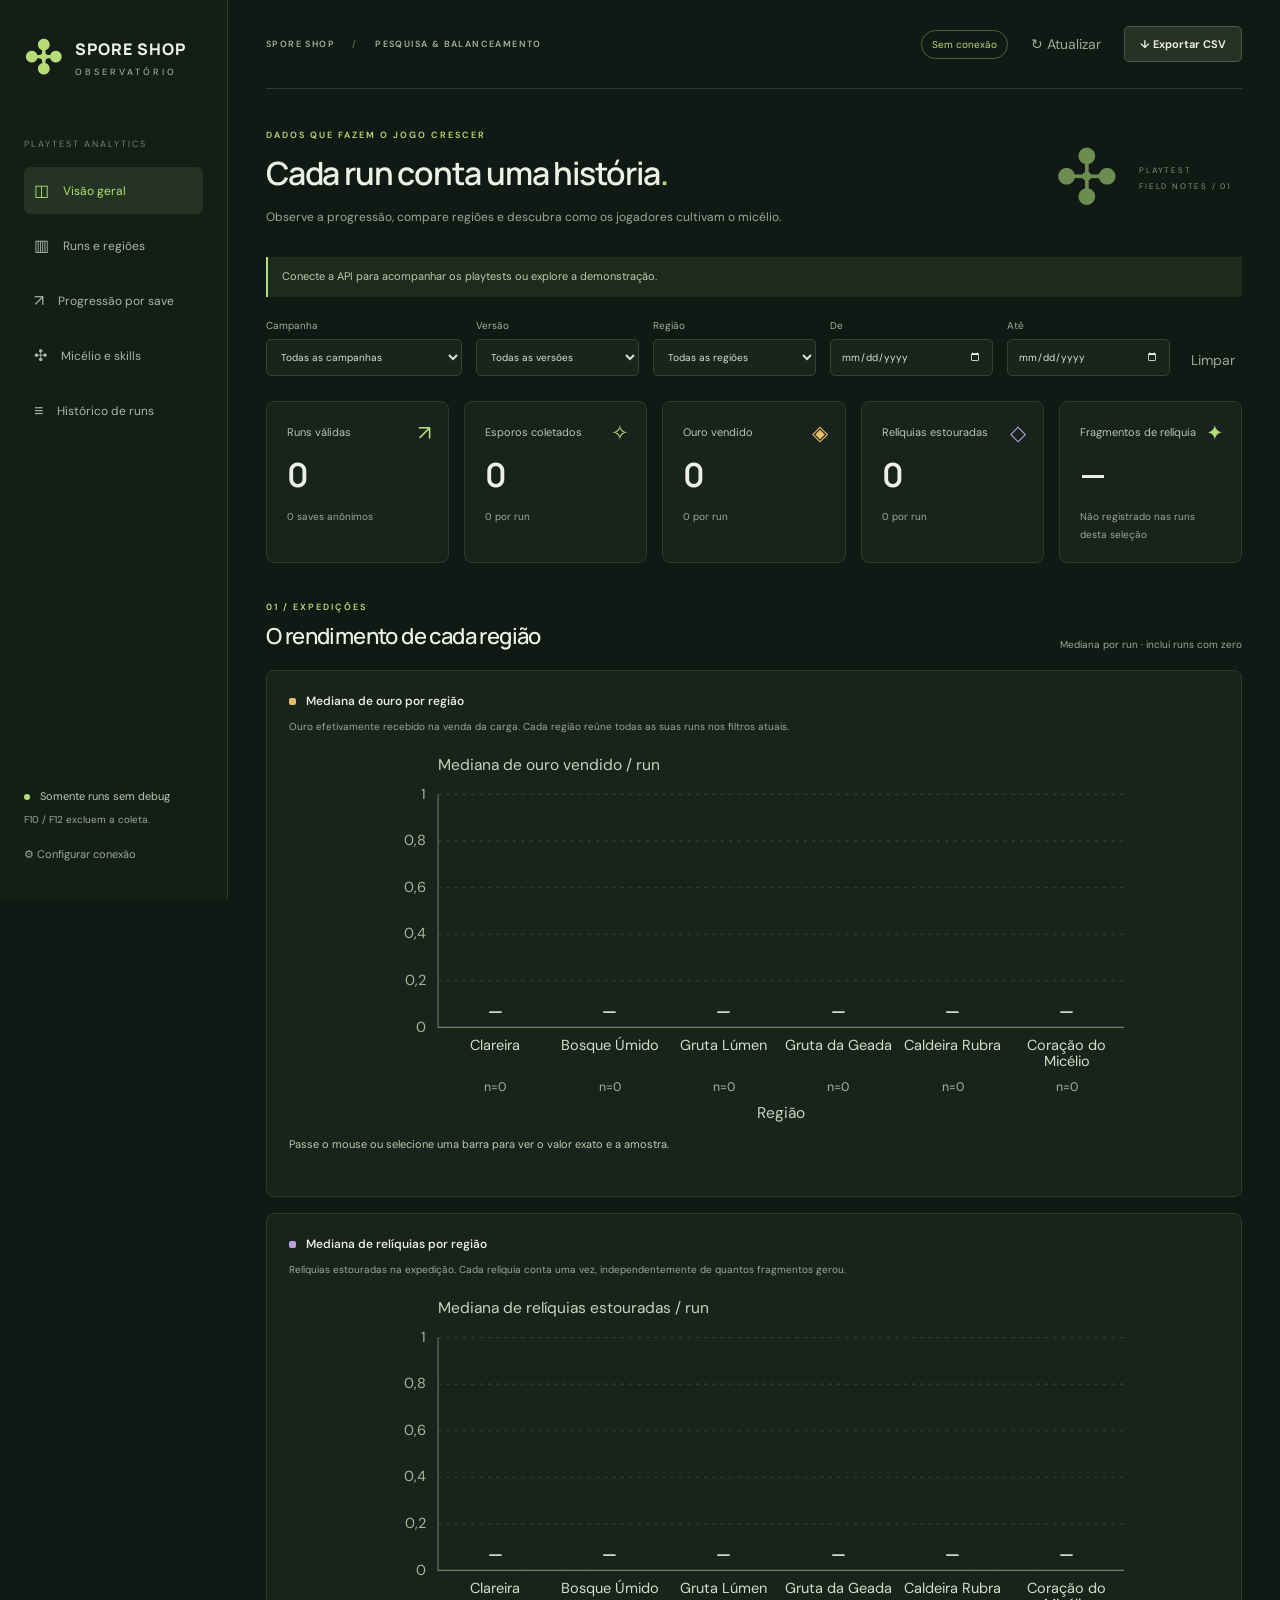
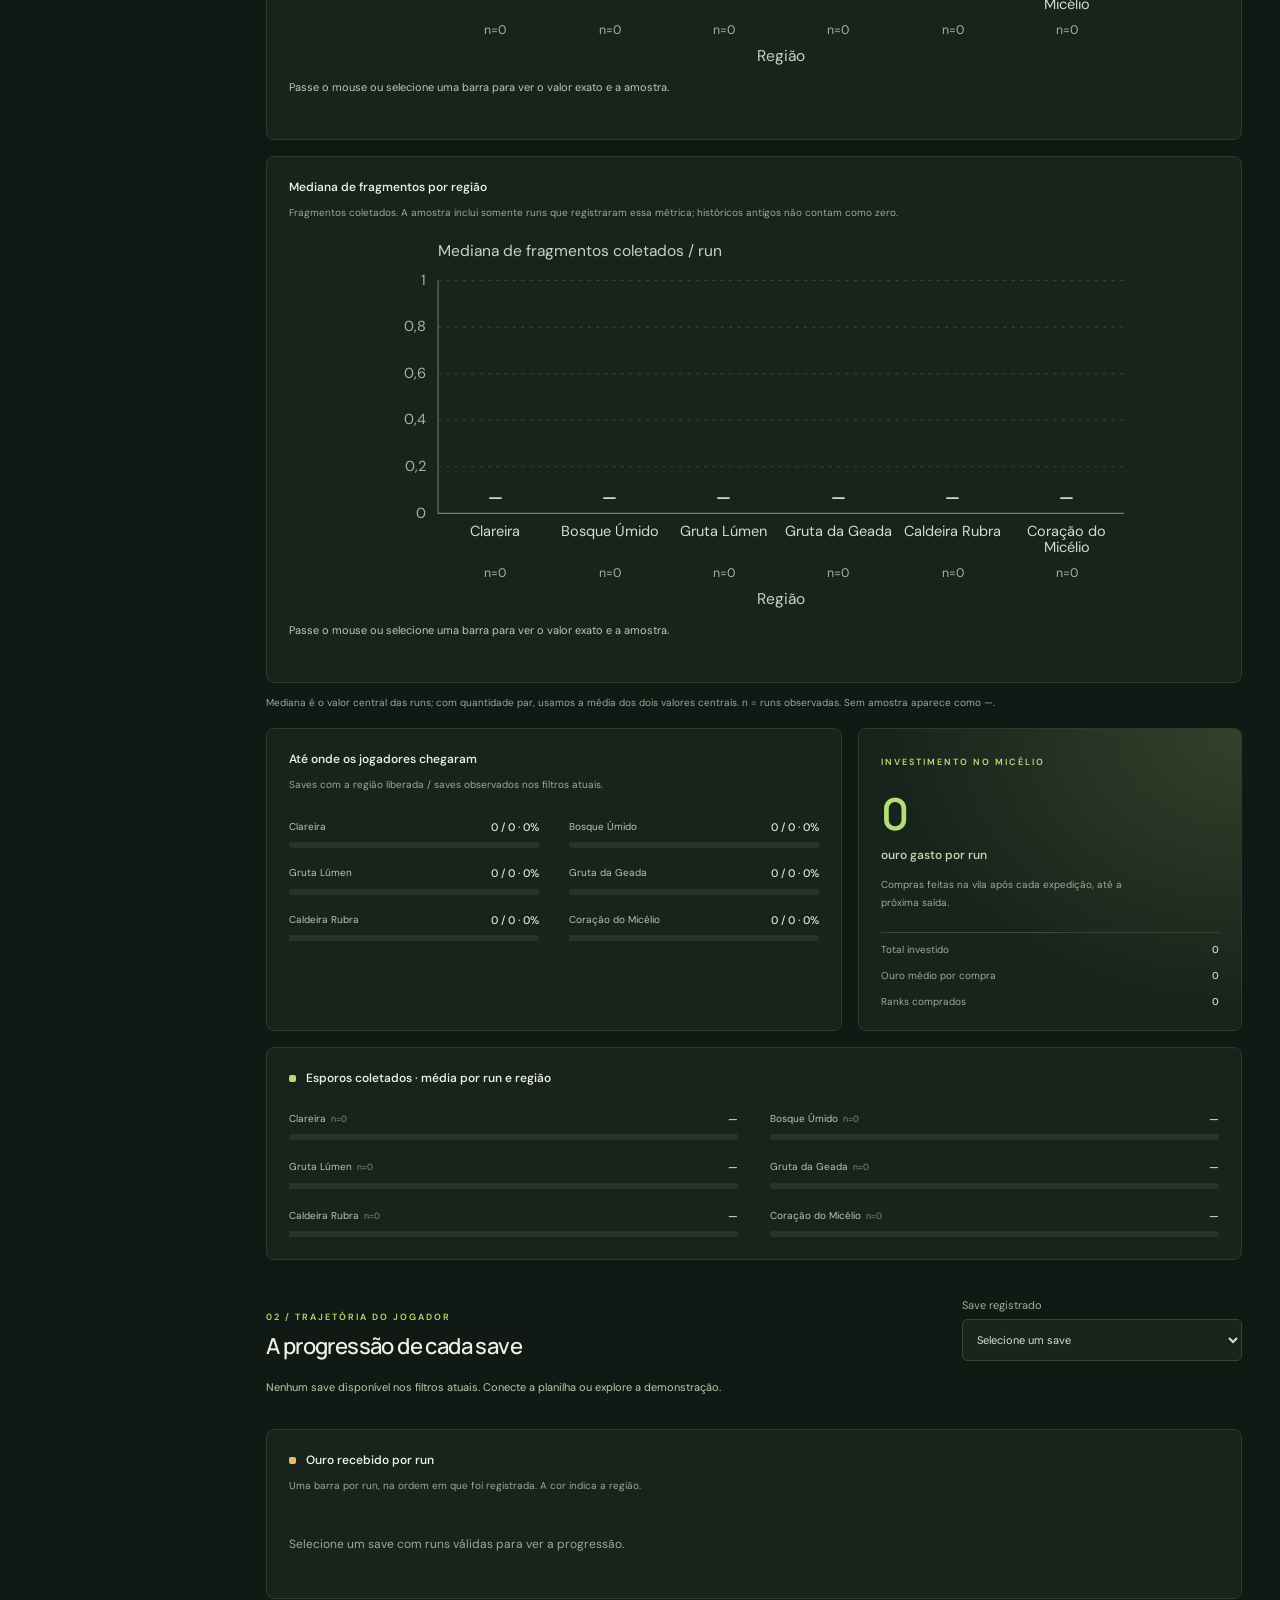
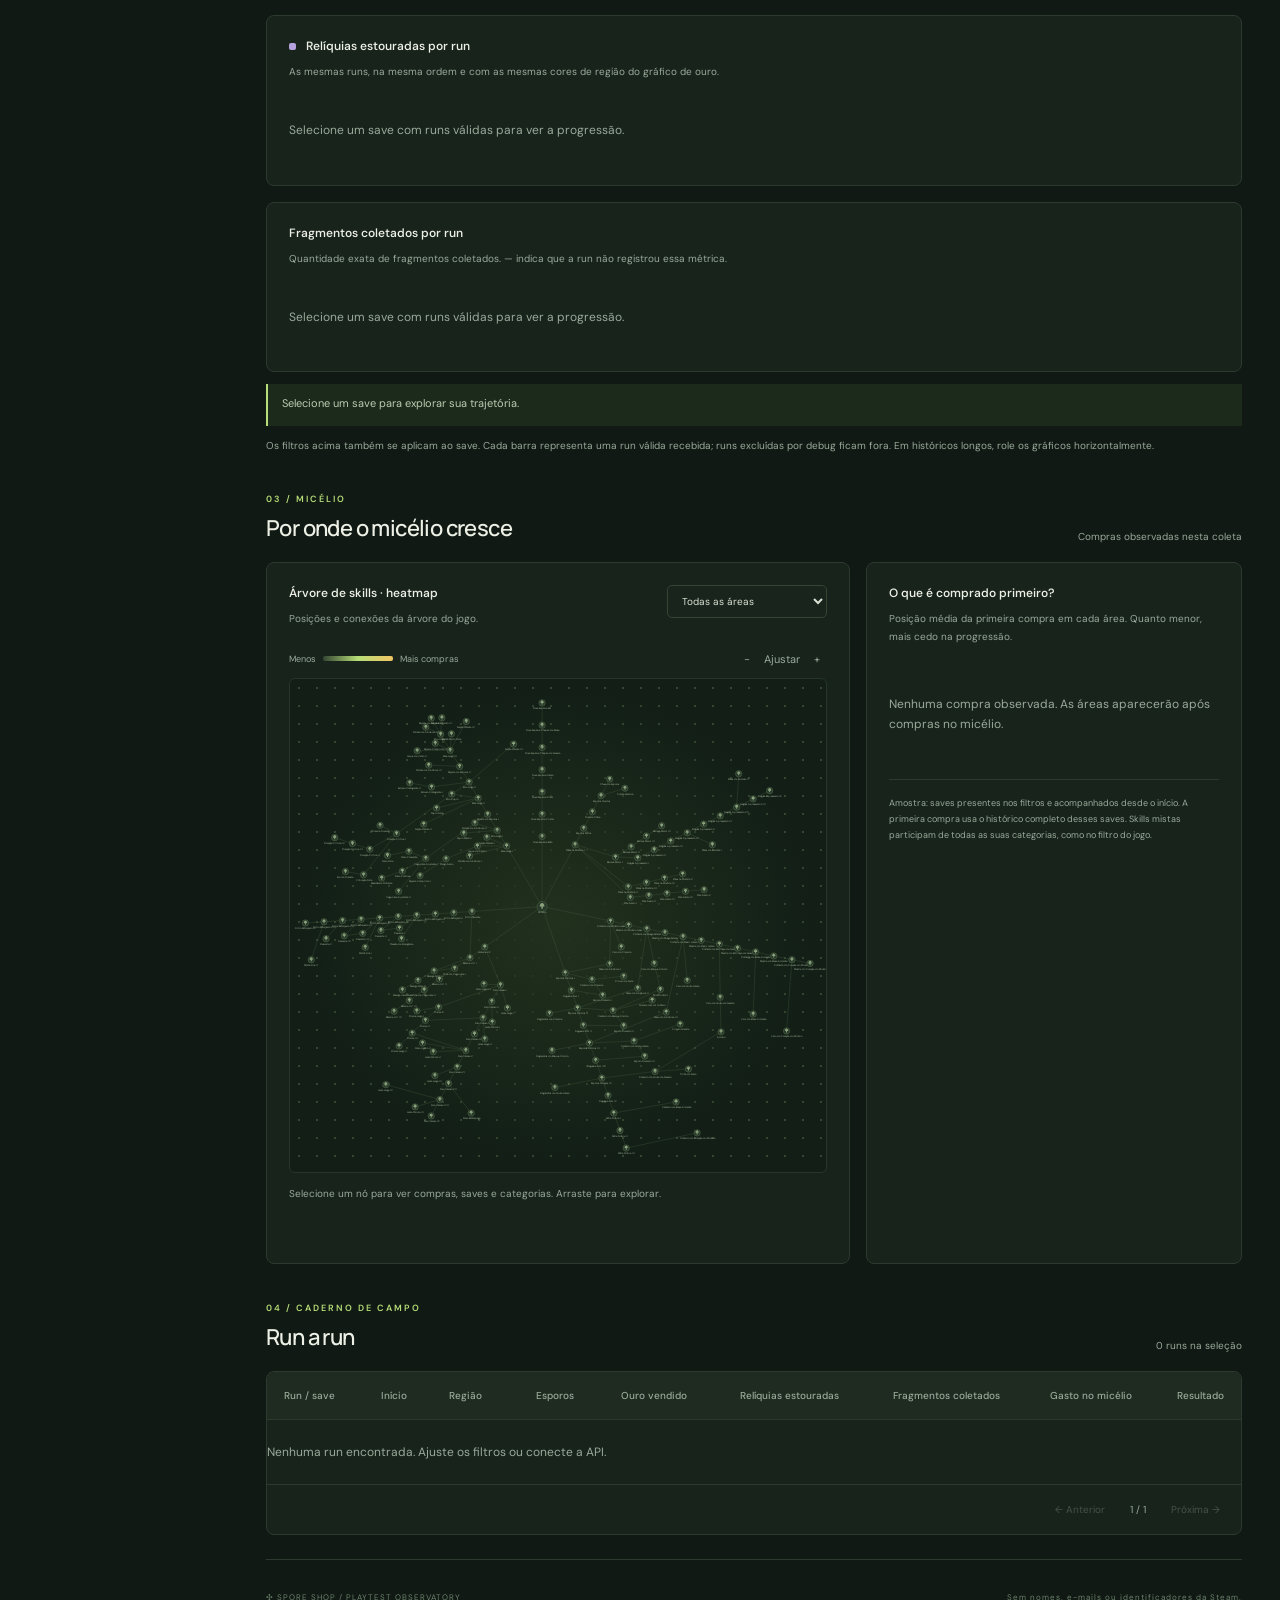
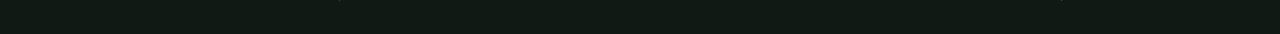
<file: index.html>
<!doctype html>
<html lang="pt-BR">
<head><meta charset="utf-8"><meta name="viewport" content="width=device-width,initial-scale=1"><meta name="theme-color" content="#101914"><title>Spore Shop · Observatório de playtests</title><link rel="stylesheet" href="styles.css"></head>
<body>
<aside class="sidebar">
  <a class="brand" href="#"><span class="brand-mark">✣</span><span>SPORE SHOP<small>OBSERVATÓRIO</small></span></a>
  <div class="nav-label">PLAYTEST ANALYTICS</div>
  <nav><a href="#overview" class="active">◫ <span>Visão geral</span></a><a href="#regions">▥ <span>Runs e regiões</span></a><a href="#save-progression">↗ <span>Progressão por save</span></a><a href="#mycelium">✣ <span>Micélio e skills</span></a><a href="#history">≡ <span>Histórico de runs</span></a></nav>
  <div class="sidebar-bottom"><span class="dot"></span> Somente runs sem debug<small>F10 / F12 excluem a coleta.</small><button id="settings-open" class="quiet">⚙ Configurar conexão</button></div>
</aside>
<main>
  <header><div class="breadcrumb">SPORE SHOP <span>/</span> PESQUISA & BALANCEAMENTO</div><div class="header-actions"><span id="source-badge" class="badge">Sem conexão</span><button id="refresh" class="quiet">↻ Atualizar</button><button id="export" class="button-secondary">↓ Exportar CSV</button></div></header>
  <section id="overview" class="intro"><div><div class="eyebrow">DADOS QUE FAZEM O JOGO CRESCER</div><h1>Cada run conta uma história<span>.</span></h1><p>Observe a progressão, compare regiões e descubra como os jogadores cultivam o micélio.</p></div><div class="intro-symbol" aria-hidden="true">✣<span>PLAYTEST<br>FIELD NOTES / 01</span></div></section>
  <div id="status" class="notice" role="status">Conecte a API para acompanhar os playtests ou explore a demonstração.</div>
  <form id="filters" class="filters"><label>Campanha<select id="campaign"><option value="">Todas as campanhas</option></select></label><label>Versão<select id="build"><option value="">Todas as versões</option></select></label><label>Região<select id="region"><option value="">Todas as regiões</option></select></label><label>De<input type="date" id="from"></label><label>Até<input type="date" id="to"></label><button type="reset" class="quiet">Limpar</button></form>
  <section class="metrics" aria-label="Resumo"><article><span>Runs válidas</span><strong id="runs-total">0</strong><small id="players-total">0 saves anônimos</small><i>↗</i></article><article><span>Esporos coletados</span><strong id="spores-total">0</strong><small id="spores-average">0 por run</small><i>✧</i></article><article><span>Ouro vendido</span><strong id="gold-total">0</strong><small id="gold-average">0 por run</small><i>◈</i></article><article><span>Relíquias estouradas</span><strong id="relics-total">0</strong><small id="relics-average">0 por run</small><i>◇</i></article><article><span>Fragmentos de relíquia</span><strong id="relic_fragments-total">—</strong><small id="relic_fragments-average">Não registrado</small><i>✦</i></article></section>
  <section id="regions" class="section"><div class="section-heading"><div><div class="eyebrow">01 / EXPEDIÇÕES</div><h2>O rendimento de cada região</h2></div><span class="muted">Mediana por run · inclui runs com zero</span></div>
    <div class="comparison-grid"><article class="card"><h3><span class="chart-dot gold"></span> Mediana de ouro por região</h3><p class="card-description">Ouro efetivamente recebido na venda da carga. Cada região reúne todas as suas runs nos filtros atuais.</p><div id="gold-region-chart" class="column-chart"></div><p id="gold-region-detail" class="chart-inspection" aria-live="polite">Passe o mouse ou selecione uma barra para ver o valor exato e a amostra.</p></article><article class="card"><h3><span class="chart-dot relics"></span> Mediana de relíquias por região</h3><p class="card-description">Relíquias estouradas na expedição. Cada relíquia conta uma vez, independentemente de quantos fragmentos gerou.</p><div id="relics-region-chart" class="column-chart"></div><p id="relics-region-detail" class="chart-inspection" aria-live="polite">Passe o mouse ou selecione uma barra para ver o valor exato e a amostra.</p></article><article class="card"><h3>Mediana de fragmentos por região</h3><p class="card-description">Fragmentos coletados. A amostra inclui somente runs que registraram essa métrica; históricos antigos não contam como zero.</p><div id="relic_fragments-region-chart" class="column-chart"></div><p id="relic_fragments-region-detail" class="chart-inspection" aria-live="polite"></p></article></div>
    <p class="chart-method">Mediana é o valor central das runs; com quantidade par, usamos a média dos dois valores centrais. n = runs observadas. Sem amostra aparece como —.</p>
    <div class="region-bottom"><article class="card"><h3>Até onde os jogadores chegaram</h3><p class="card-description">Saves com a região liberada / saves observados nos filtros atuais.</p><div id="unlocks-chart" class="bars compact"></div></article><article class="card spending"><span class="eyebrow">INVESTIMENTO NO MICÉLIO</span><strong id="spent-average">0</strong><h3>ouro gasto por run</h3><p>Compras feitas na vila após cada expedição, até a próxima saída.</p><div class="spend-details"><span>Total investido<b id="spent-total">0</b></span><span>Ouro médio por compra<b id="purchase-average">0</b></span><span>Ranks comprados<b id="purchase-count">0</b></span></div></article></div>
    <article class="card spores-comparison"><h3><span class="chart-dot spores"></span> Esporos coletados · média por run e região</h3><div id="spores-chart" class="bars region-spores"></div></article>
  </section>
  <section id="save-progression" class="section"><div class="section-heading"><div><div class="eyebrow">02 / TRAJETÓRIA DO JOGADOR</div><h2>A progressão de cada save</h2></div><label class="save-picker">Save registrado<select id="save-picker" aria-label="Save registrado"><option value="">Selecione um save</option></select></label></div>
    <div class="save-context"><p id="save-summary">Conecte a planilha ou abra a demonstração para escolher um save.</p><div id="region-legend" class="region-legend" aria-label="Cores das regiões"></div></div>
    <div class="save-chart-stack"><article class="card"><h3><span class="chart-dot gold"></span> Ouro recebido por run</h3><p class="card-description">Uma barra por run, na ordem em que foi registrada. A cor indica a região.</p><div id="gold-save-chart" class="column-chart run-chart-scroll"></div></article><article class="card"><h3><span class="chart-dot relics"></span> Relíquias estouradas por run</h3><p class="card-description">As mesmas runs, na mesma ordem e com as mesmas cores de região do gráfico de ouro.</p><div id="relics-save-chart" class="column-chart run-chart-scroll"></div></article><article class="card"><h3>Fragmentos coletados por run</h3><p class="card-description">Quantidade exata de fragmentos coletados. — indica que a run não registrou essa métrica.</p><div id="relic_fragments-save-chart" class="column-chart run-chart-scroll"></div></article></div>
    <p id="save-run-detail" class="chart-inspection save-run-detail" aria-live="polite">Selecione um save para explorar sua trajetória.</p><p class="chart-method">Os filtros acima também se aplicam ao save. Cada barra representa uma run válida recebida; runs excluídas por debug ficam fora. Em históricos longos, role os gráficos horizontalmente.</p>
  </section>
  <section id="mycelium" class="section"><div class="section-heading"><div><div class="eyebrow">03 / MICÉLIO</div><h2>Por onde o micélio cresce</h2></div><span class="muted">Compras observadas nesta coleta</span></div>
    <div class="progression-grid"><article class="card tree-card"><div class="tree-header"><div><h3>Árvore de skills · heatmap</h3><p class="card-description">Posições e conexões da árvore do jogo.</p></div><select id="tree-category" aria-label="Filtrar área da árvore"><option value="">Todas as áreas</option></select></div><div class="tree-toolbar"><div class="heat-legend"><span>Menos</span><i></i><span>Mais compras</span></div><div><button id="zoom-out" class="quiet" aria-label="Diminuir zoom">−</button><button id="zoom-reset" class="quiet">Ajustar</button><button id="zoom-in" class="quiet" aria-label="Aumentar zoom">+</button></div></div><div class="tree-viewport"><svg id="tree" role="img" aria-label="Mapa de calor das compras de skills"></svg></div><div id="tree-detail" class="tree-detail" aria-live="polite">Selecione um nó para ver compras, saves e categorias. Arraste para explorar.</div></article>
    <article class="card order-card"><h3>O que é comprado primeiro?</h3><p class="card-description">Posição média da primeira compra em cada área. Quanto menor, mais cedo na progressão.</p><div id="order-chart" class="bars"></div><div class="method-note">Amostra: saves presentes nos filtros e acompanhados desde o início. A primeira compra usa o histórico completo desses saves. Skills mistas participam de todas as suas categorias, como no filtro do jogo.</div></article></div>
  </section>
  <section id="history" class="section"><div class="section-heading"><div><div class="eyebrow">04 / CADERNO DE CAMPO</div><h2>Run a run</h2></div><span id="table-count" class="muted"></span></div><div class="card table-card"><div class="table-scroll"><table><thead><tr><th>Run / save</th><th>Início</th><th>Região</th><th>Esporos</th><th>Ouro vendido</th><th>Relíquias estouradas</th><th>Fragmentos coletados</th><th>Gasto no micélio</th><th>Resultado</th></tr></thead><tbody id="run-table"></tbody></table></div><div class="pagination"><button id="page-prev" class="quiet">← Anterior</button><span id="page-label"></span><button id="page-next" class="quiet">Próxima →</button></div></div></section>
  <footer><span>✣ SPORE SHOP / PLAYTEST OBSERVATORY</span><span>Sem nomes, e-mails ou identificadores da Steam.</span></footer>
</main>
<dialog id="settings"><form id="connection-form"><button type="button" id="settings-close" class="dialog-close" aria-label="Fechar">×</button><div class="eyebrow">CONEXÃO DOS PLAYTESTS</div><h2>Conecte seu observatório</h2><p>Consulte as métricas da sua planilha privada no Google Sheets.</p><label>Endereço publicado do Apps Script<input type="url" id="api-url" placeholder="https://script.google.com/macros/s/…/exec" required></label><label>Credencial de leitura<input type="password" id="api-token" autocomplete="off" placeholder="READ_TOKEN das propriedades do script" required></label><p class="card-description">A credencial fica somente na memória desta aba. O endereço é salvo neste navegador. A interface do GitHub Pages é pública; os dados exigem a credencial.</p><button type="submit" class="button-primary">Conectar Google Sheets</button><button type="button" id="demo" class="button-secondary">Explorar demonstração</button><p class="card-description">A demonstração usa dados fictícios e não envia informações à planilha.</p></form></dialog>
<script type="module" src="app.mjs"></script>
</body></html>
</file>
<file: styles.css>
@import url('https://fonts.googleapis.com/css2?family=DM+Sans:wght@400;450;500;550;600;650;700&family=Manrope:wght@400;500;600;650;700;750;800&display=swap');
:root{color-scheme:dark;--bg:#101914;--panel:#18231c;--line:#2d3a30;--ink:#edf0e5;--muted:#99aa9a;--green:#b6dd77;--gold:#e7bd6c;--purple:#b5a2dd}*{box-sizing:border-box}html{scroll-behavior:smooth;scroll-padding-top:26px}body{margin:0;background:var(--bg);color:var(--ink);font:14px 'DM Sans',sans-serif}button,input,select{font:inherit}button,a,select,input{outline-offset:4px}button{cursor:pointer}button:disabled{cursor:default;opacity:.35}a{color:inherit;text-decoration:none}.sidebar{width:228px;position:fixed;inset:0 auto 0 0;padding:35px 24px;border-right:1px solid var(--line);background:#131e17;display:flex;flex-direction:column}.brand{display:flex;align-items:center;gap:12px;font:800 16px Manrope,sans-serif;letter-spacing:1px}.brand small{display:block;font:500 9px 'DM Sans',sans-serif;letter-spacing:3px;color:var(--muted);margin-top:6px}.brand-mark{font-size:45px;color:var(--green);line-height:1}.nav-label{color:#6f8573;font-size:9px;letter-spacing:2px;margin:58px 0 17px}nav{display:grid;gap:8px}nav a{padding:13px 10px;display:flex;gap:14px;align-items:center;color:#a7b8a8;border-radius:6px;font-size:16px}nav a span{font-size:12px}nav a:hover,nav a.active{background:#243324;color:var(--green)}.sidebar-bottom{margin-top:auto;font-size:11px;color:#b5cab1;line-height:1.8}.dot{display:inline-block;width:6px;height:6px;background:var(--green);border-radius:50%;margin-right:7px}.sidebar-bottom small{display:block;color:var(--muted);font-size:10px;margin:4px 0 16px}.sidebar-bottom button{padding:0;font-size:11px}main{margin-left:228px;padding:0 38px;max-width:1900px}header{height:89px;border-bottom:1px solid var(--line);display:flex;align-items:center;justify-content:space-between;gap:15px}.breadcrumb{font-size:9px;font-weight:600;letter-spacing:1.4px;color:#a1b29e}.breadcrumb span{padding:0 14px;color:#526a55}.header-actions{display:flex;align-items:center;gap:16px}.badge{font-size:10px;padding:7px 10px;border:1px solid #4d6539;border-radius:20px;color:var(--green);white-space:nowrap}.badge.demo{color:var(--gold);border-color:#70633e}.quiet{background:none;border:0;color:var(--muted);padding:7px}.quiet:hover{color:var(--ink)}.button-secondary,.button-primary{border-radius:5px;padding:10px 15px;font-size:11px;font-weight:650;border:1px solid #4b5b45;color:var(--ink);background:#263226}.button-primary{background:var(--green);color:#172112;border:0}.intro{padding:40px 0 29px;display:flex;justify-content:space-between;gap:20px}.eyebrow{font-size:9px;letter-spacing:2px;color:var(--green);font-weight:600}h1,h2,h3,p{margin:0}h1{font:600 clamp(24px,2.5vw,38px)/1.3 Manrope,sans-serif;letter-spacing:-1.2px;margin:12px 0}h1 span{color:var(--green)}.intro p{color:var(--muted);font-size:12px;line-height:1.8}.intro-symbol{color:#6d8c50;display:flex;align-items:center;gap:20px;font-size:76px;padding-right:10px}.intro-symbol span{font-size:8px;line-height:1.9;letter-spacing:1.8px;color:#829577}.notice{border-left:2px solid var(--green);background:#1d2b1d;padding:11px 14px;font-size:11px;line-height:1.6;color:#bccdaf;margin-bottom:22px}.notice.warning{border-color:var(--gold);background:#29291d;color:#e3cf9a}.filters{display:flex;gap:14px;padding-bottom:25px;align-items:end}label{display:flex;flex-direction:column;gap:7px;color:#9fb09c;font-size:10px}.filters label{flex:1}.filters label:first-child{flex:1.2}input,select{background:#19241c;border:1px solid #354531;border-radius:5px;color:#d9e1d2;min-height:37px;padding:8px 10px;max-width:100%}.metrics{display:grid;grid-template-columns:repeat(4,minmax(0,1fr));gap:15px}.metrics article{position:relative;border:1px solid var(--line);background:var(--panel);border-radius:8px;padding:20px}.metrics article>span{color:#b9c5b2;font-size:11px}.metrics strong{font:650 clamp(22px,2.6vw,34px) Manrope,sans-serif;display:block;letter-spacing:-1px;margin:12px 0 9px}.metrics small{color:var(--muted);font-size:10px}.metrics i{position:absolute;top:17px;right:17px;font-size:21px;color:var(--green);font-style:normal}.metrics article:nth-child(3) i{color:var(--gold)}.metrics article:nth-child(4) i{color:var(--purple)}.section{margin-top:38px}.section-heading{display:flex;align-items:end;justify-content:space-between;gap:12px;margin-bottom:19px}h2{font:550 22px Manrope,sans-serif;letter-spacing:-.6px;margin-top:8px}.muted{font-size:10px;color:var(--muted)}.chart-grid{display:grid;grid-template-columns:repeat(3,minmax(0,1fr));gap:16px}.card{background:var(--panel);border:1px solid var(--line);border-radius:8px;padding:22px;min-width:0}h3{font-size:12px;font-weight:550}.chart-dot{display:inline-block;width:7px;height:7px;border-radius:2px;margin-right:7px;background:var(--green)}.chart-dot.gold{background:var(--gold)}.chart-dot.relics{background:var(--purple)}.bars{display:grid;gap:15px;margin-top:26px}.bar-label{display:flex;justify-content:space-between;gap:8px;font-size:10px;line-height:1.4;margin-bottom:7px;color:#b7c6b3}.bar-label strong{color:#e1e8db;font-size:11px;font-weight:500}.bar-label small{color:#789175;font-size:9px;margin-left:5px}.bar-track{height:6px;border-radius:2px;background:#26352a;overflow:hidden}.bar-fill{height:100%;border-radius:2px;background:var(--green)}.region-bottom{display:grid;grid-template-columns:1.5fr 1fr;gap:16px;margin-top:16px}.card-description{font-size:10px;line-height:1.8;color:var(--muted);margin-top:9px}.compact{grid-template-columns:1fr 1fr;gap:18px 30px}.spending{background:radial-gradient(ellipse at top right,#35412a 0,transparent 65%),var(--panel)}.spending>strong{font:600 44px Manrope,sans-serif;letter-spacing:-2px;color:var(--green);display:block;margin:14px 0 4px}.spending h3{color:#c4d3b4;font-size:12px}.spending>p{font-size:10px;line-height:1.8;color:var(--muted);max-width:270px;margin-top:13px}.spend-details{border-top:1px solid #3b4932;margin-top:20px;padding-top:10px;display:grid;gap:13px}.spend-details span{display:flex;justify-content:space-between;font-size:10px;color:var(--muted)}.spend-details b{color:#d7e6c5;font-weight:500}.progression-grid{display:grid;grid-template-columns:1.55fr 1fr;gap:16px}.tree-header{display:flex;align-items:start;justify-content:space-between;gap:10px}.tree-header select{font-size:10px;min-height:30px;width:160px}.tree-toolbar{display:flex;align-items:center;justify-content:space-between;margin:17px 0 5px}.tree-toolbar button{font-size:11px}.heat-legend{display:flex;gap:7px;align-items:center;font-size:9px;color:var(--muted)}.heat-legend i{width:70px;height:5px;background:linear-gradient(to right,#344633,#b6dd77,#f2c565);border-radius:2px}.tree-viewport{height:495px;border:1px solid #26372a;border-radius:6px;background:radial-gradient(ellipse,#22311e,transparent 70%),radial-gradient(#344632 1px,transparent 1px),#121e16;background-size:auto,18px 18px,auto;overflow:hidden;touch-action:none;cursor:grab}.tree-viewport:active{cursor:grabbing}#tree{display:block;width:100%;height:100%}#tree .node{cursor:pointer;outline:none}#tree .node:focus circle,#tree .node:hover circle{stroke:#fff;stroke-width:12}#tree text{pointer-events:none}.tree-detail{min-height:56px;margin-top:12px;font-size:10px;color:var(--muted);line-height:1.8}.tree-detail b{color:var(--green)}.order-card .bars{gap:17px}.order-card .bar-fill{background:#a7bc8b}.method-note{font-size:9px;line-height:1.8;color:var(--muted);border-top:1px solid var(--line);padding-top:15px;margin-top:22px}.empty{color:var(--muted);font-size:12px;padding:22px 0;line-height:1.7}.table-card{padding:0;overflow:hidden}.table-scroll{overflow:auto}table{border-collapse:collapse;width:100%;white-space:nowrap;font-size:10px;text-align:left}th{font-weight:500;color:var(--muted);padding:17px;background:#1f2b21}td{padding:15px 17px;border-top:1px solid #2b382c;color:#c8d5c2}td small{display:block;font-size:8px;color:#7f957c;margin-top:4px}th:nth-child(n+4),td:nth-child(n+4){text-align:right}td:nth-child(5){color:var(--gold)}.pagination{display:flex;align-items:center;justify-content:flex-end;gap:18px;padding:11px 14px;border-top:1px solid var(--line);font-size:10px;color:var(--muted)}footer{display:flex;justify-content:space-between;color:#6b826b;font-size:8px;letter-spacing:1px;padding:32px 0;margin-top:24px;border-top:1px solid var(--line)}dialog{background:#1b281e;color:var(--ink);border:1px solid #506644;border-radius:12px;width:460px;max-width:95vw;padding:32px}dialog::backdrop{background:#050c08cf;backdrop-filter:blur(5px)}dialog form{display:grid;gap:17px}dialog h2{margin:0}dialog p{font-size:12px;line-height:1.7;color:var(--muted)}.dialog-close{position:absolute;right:14px;top:10px;background:none;border:0;color:var(--muted);font-size:25px}dialog label{font-size:12px;gap:10px}dialog button{min-height:37px}dialog .card-description{font-size:10px;margin:0}
@media(min-width:1600px){main{padding:0 55px}.tree-viewport{height:570px}}@media(max-width:1150px){.sidebar{width:180px;padding:30px 16px}.brand{font-size:13px}.brand-mark{font-size:34px}main{margin-left:180px;padding:0 24px}.intro-symbol{display:none}.breadcrumb{font-size:8px}.header-actions{gap:8px}.metrics{gap:10px}.metrics article{padding:16px}.chart-grid{gap:10px}.card{padding:18px}.progression-grid{grid-template-columns:1.3fr 1fr}.tree-header{flex-direction:column}.tree-viewport{height:535px}}@media(max-width:850px){.sidebar{position:static;width:auto;padding:18px 22px;border-bottom:1px solid var(--line);border-right:0;display:flex;flex-direction:row;align-items:center;justify-content:space-between}.sidebar nav{display:flex;gap:5px}.sidebar nav a{padding:10px}.sidebar nav span,.nav-label,.sidebar-bottom{display:none}main{margin-left:0;padding:0 22px}header{height:72px}.breadcrumb{display:none}.header-actions{width:100%;justify-content:space-between}.intro{padding-top:28px}.filters{flex-wrap:wrap}.filters label{flex:1 1 27%}.filters label:first-child{flex:1 1 27%}.metrics{grid-template-columns:repeat(2,1fr)}.chart-grid{grid-template-columns:1fr}.bars{grid-template-columns:1fr 1fr;gap:18px 25px}.region-bottom,.progression-grid{grid-template-columns:1fr}.order-card .bars{grid-template-columns:1fr}.section-heading{align-items:start;flex-direction:column;gap:9px}.tree-header{flex-direction:row}.tree-viewport{height:500px}.intro p{max-width:85%}.compact{grid-template-columns:1fr 1fr}footer{gap:20px;line-height:1.8}}@media(prefers-reduced-motion:reduce){html{scroll-behavior:auto}}@media(max-width:440px){.bars,.compact{grid-template-columns:1fr}.tree-header{flex-direction:column}.metrics strong{font-size:27px}.metrics article{padding:14px}.intro p{max-width:100%}.header-actions{gap:5px}.header-actions button{font-size:10px;padding:8px}.intro h1{font-size:29px}footer{flex-direction:column}}

/* Progression comparisons: vertical axes and consistent region colors. */
.comparison-grid{display:grid;grid-template-columns:repeat(2,minmax(0,1fr));gap:16px}.column-chart{margin-top:17px;overflow-x:auto;scrollbar-color:#526c43 #18231c}.column-svg{display:block;width:100%;min-width:600px;height:auto;overflow:visible}.column-svg.run-columns{min-width:760px;max-width:none;height:350px}.column-grid{stroke:#344432;stroke-width:1;stroke-dasharray:3 5}.column-axis{stroke:#6b8160;stroke-width:1;fill:none}.column-tick{fill:#a3b79b;font-size:14px}.column-axis-title{fill:#c4d4bc;font-size:15px}.column-label{fill:#d1dfc8;font-size:14px}.column-value{fill:#edf0e5;font-size:16px;font-weight:550}.column-sample{fill:#a3b79b;font-size:12px}.column-bar{cursor:pointer;outline:none}.column-bar:hover .column-fill,.column-bar:focus .column-fill{stroke:#fff;stroke-width:2;filter:brightness(1.12)}.chart-inspection{color:#b9cdb0;font-size:11px;line-height:1.8;min-height:39px;margin-top:12px}.chart-method{color:var(--muted);font-size:10px;line-height:1.8;margin:11px 0 0}.spores-comparison{margin-top:16px}.region-spores{grid-template-columns:repeat(3,minmax(0,1fr));gap:20px 32px}.save-picker{min-width:320px;font-size:11px}.save-picker select{max-width:460px;min-height:42px}.save-context{margin:-2px 0 18px}.save-context>p{font-size:11px;line-height:1.8;color:#b8cbb0;overflow-wrap:anywhere}.region-legend{display:flex;flex-wrap:wrap;gap:10px 20px;margin-top:13px}.region-legend span{display:flex;align-items:center;gap:7px;color:#c0d1b7;font-size:10px}.region-legend i{display:inline-block;width:9px;height:9px;border-radius:2px}.save-chart-stack{display:grid;gap:16px}.save-run-detail{background:#1c2a1c;border-left:2px solid var(--green);padding:10px 14px;min-height:42px}.run-chart-scroll{scroll-behavior:auto}
@media(max-width:1450px){.comparison-grid{grid-template-columns:1fr}.comparison-grid .column-svg{max-height:370px}.save-picker{min-width:280px}.region-spores{grid-template-columns:repeat(2,minmax(0,1fr))}}@media(max-width:850px){.save-picker{width:100%;min-width:0}.save-picker select{width:100%;max-width:none}.column-svg.run-columns{height:330px}.region-spores{grid-template-columns:1fr}.comparison-grid .card{padding:17px}}
.run-chart-scroll{overflow:visible}.run-chart-frame{position:relative;display:grid;grid-template-columns:76px minmax(0,1fr)}.run-axis-svg{display:block;width:76px;height:350px}.run-axis-caption{position:absolute;top:3px;left:76px;color:#c4d4bc;font-size:14px;z-index:1;pointer-events:none}.run-chart-track{min-width:0;overflow-x:auto;scrollbar-color:#526c43 #18231c}.run-chart-track .run-columns{min-width:684px}.run-chart-track .column-value{font-size:14px}@media(max-width:850px){.run-axis-svg{height:330px}}

.metrics{grid-template-columns:repeat(5,minmax(0,1fr))}
@media(max-width:1150px){.metrics{grid-template-columns:repeat(3,minmax(0,1fr))}}
@media(max-width:850px){.metrics{grid-template-columns:repeat(2,minmax(0,1fr))}}
</file>
